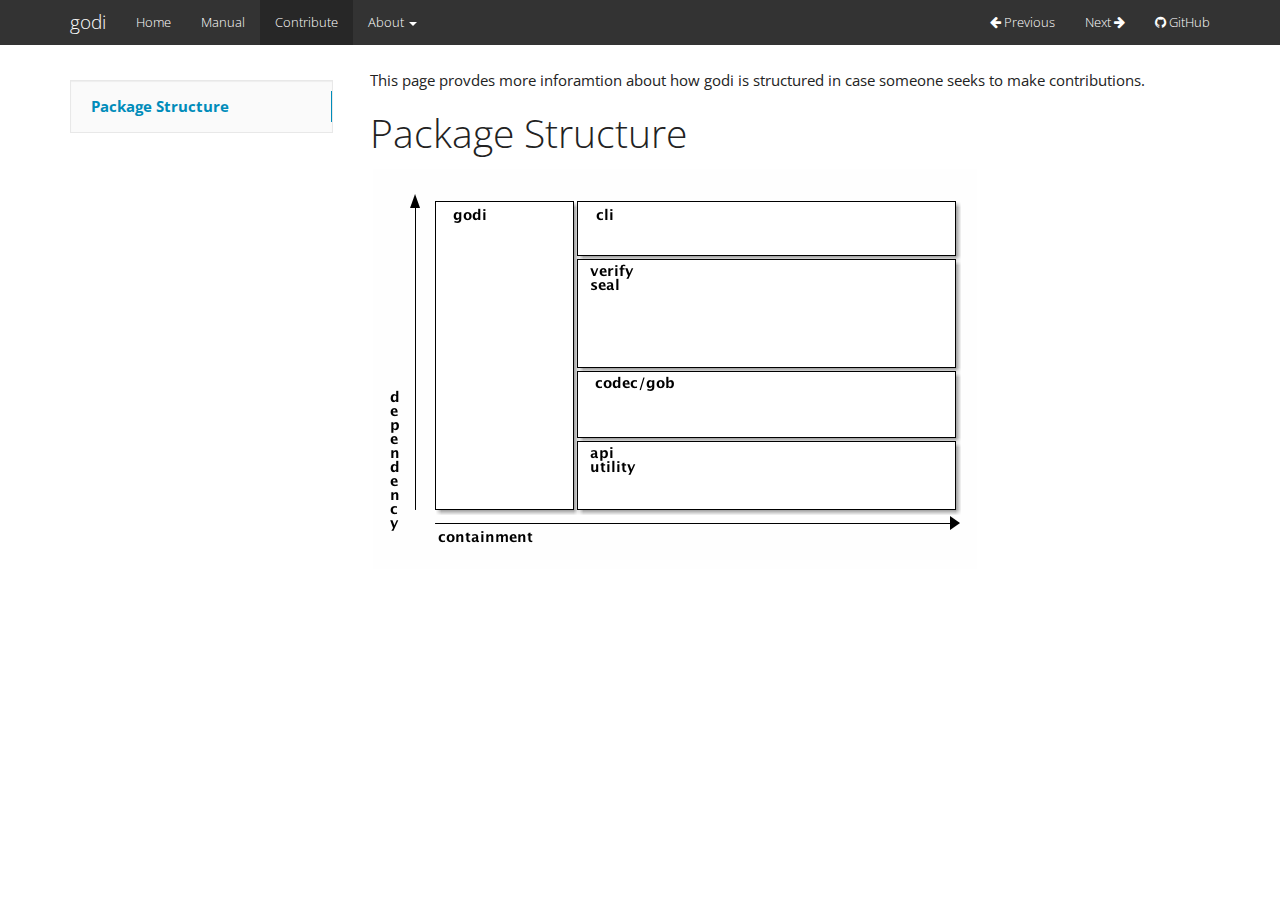
<file: contrib/index.html>
<!DOCTYPE html>
<html lang="en">
    <head>
        <meta charset="utf-8">
        <meta http-equiv="X-UA-Compatible" content="IE=edge">
        <meta name="viewport" content="width=device-width, initial-scale=1.0">
        
        
        <link rel="canonical" href="https://byron.github.io/godi/contrib/">
        <link rel="shortcut icon" href="../img/favicon.ico">

        <title>Contribute - godi</title>

        <link href="../css/bootstrap-custom.min.css" rel="stylesheet">
        <link href="../css/font-awesome-4.0.3.css" rel="stylesheet">
        <link href="../css/prettify-1.0.css" rel="stylesheet">
        <link href="../css/base.css" rel="stylesheet">

        <!-- HTML5 shim and Respond.js IE8 support of HTML5 elements and media queries -->
        <!--[if lt IE 9]>
            <script src="https://oss.maxcdn.com/libs/html5shiv/3.7.0/html5shiv.js"></script>
            <script src="https://oss.maxcdn.com/libs/respond.js/1.3.0/respond.min.js"></script>
        <![endif]-->

        
    </head>

    <body>

        <div class="navbar navbar-default navbar-fixed-top" role="navigation">
    <div class="container">

        <!-- Collapsed navigation -->
        <div class="navbar-header">
            <!-- Expander button -->
            <button type="button" class="navbar-toggle" data-toggle="collapse" data-target=".navbar-collapse">
                <span class="sr-only">Toggle navigation</span>
                <span class="icon-bar"></span>
                <span class="icon-bar"></span>
                <span class="icon-bar"></span>
            </button>

            <!-- Main title -->
            <a class="navbar-brand" href="..">godi</a>
        </div>

        <!-- Expanded navigation -->
        <div class="navbar-collapse collapse">
            <!-- Main navigation -->
            <ul class="nav navbar-nav">
            
            
                <li >
                    <a href="..">Home</a>
                </li>
            
            
            
                <li >
                    <a href="../godi/">Manual</a>
                </li>
            
            
            
                <li class="active">
                    <a href="./">Contribute</a>
                </li>
            
            
            
                <li class="dropdown">
                    <a href="#" class="dropdown-toggle" data-toggle="dropdown">About <b class="caret"></b></a>
                    <ul class="dropdown-menu">
                    
                        <li >
                            <a href="../license/">License</a>
                        </li>
                    
                    </ul>
                </li>
            
            
            </ul>

            <!-- Search, Navigation and Repo links -->
            <ul class="nav navbar-nav navbar-right">
                
                <li >
                    <a rel="next" href="../godi/">
                        <i class="fa fa-arrow-left"></i> Previous
                    </a>
                </li>
                <li >
                    <a rel="prev" href="../license/">
                        Next <i class="fa fa-arrow-right"></i>
                    </a>
                </li>
                
                <li>
                    <a href="https://github.com/Byron/godi">
                        
                            <i class="fa fa-github"></i>
                        
                        GitHub
                    </a>
                </li>
                
            </ul>
        </div>
    </div>
</div>

        <div class="container">
            <div class="col-md-3"><div class="bs-sidebar hidden-print affix well" role="complementary">
    <ul class="nav bs-sidenav">
    
        <li class="main active"><a href="#package-structure">Package Structure</a></li>
        
    
    </ul>
</div></div>
            <div class="col-md-9" role="main">

<p>This page provdes more inforamtion about how godi is structured in case someone seeks to make contributions.</p>
<h1 id="package-structure">Package Structure</h1>
<p><img alt="architecture" src="../img/packages.dia.txt.png" /></p>
</div>
        </div>

        

        <script src="https://code.jquery.com/jquery-1.10.2.min.js"></script>
        <script src="../js/bootstrap-3.0.3.min.js"></script>
        <script src="../js/prettify-1.0.min.js"></script>
        <script src="../js/base.js"></script>
    </body>
</html>
</file>
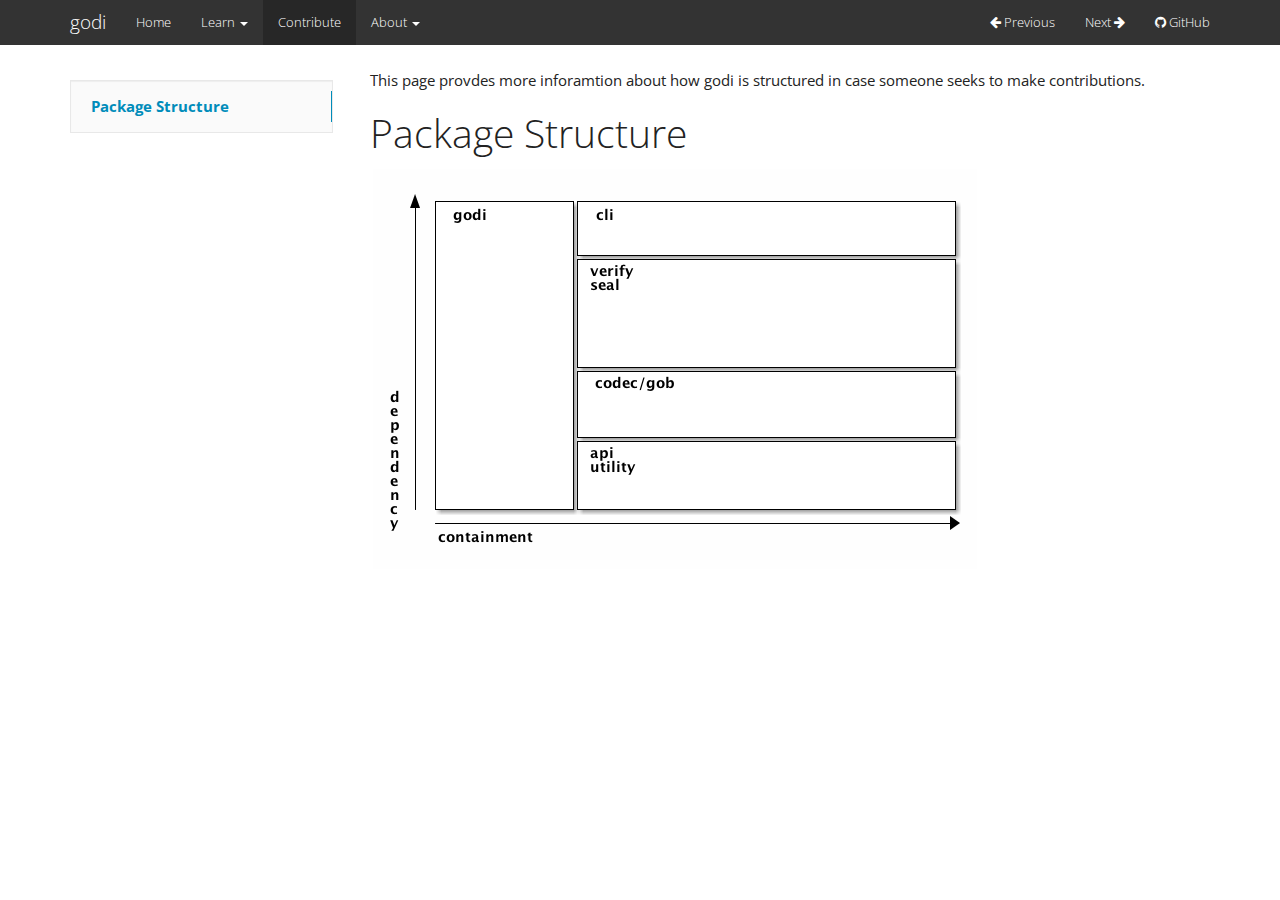
<file: contribute/index.html>
<!DOCTYPE html>
<html lang="en">
    <head>
        <meta charset="utf-8">
        <meta http-equiv="X-UA-Compatible" content="IE=edge">
        <meta name="viewport" content="width=device-width, initial-scale=1.0">
        
        
        <link rel="canonical" href="https://byron.github.io/godi/contribute/">
        <link rel="shortcut icon" href="../img/favicon.ico">

        <title>Contribute - godi</title>

        <link href="../css/bootstrap-custom.min.css" rel="stylesheet">
        <link href="../css/font-awesome-4.0.3.css" rel="stylesheet">
        <link href="../css/prettify-1.0.css" rel="stylesheet">
        <link href="../css/base.css" rel="stylesheet">

        <!-- HTML5 shim and Respond.js IE8 support of HTML5 elements and media queries -->
        <!--[if lt IE 9]>
            <script src="https://oss.maxcdn.com/libs/html5shiv/3.7.0/html5shiv.js"></script>
            <script src="https://oss.maxcdn.com/libs/respond.js/1.3.0/respond.min.js"></script>
        <![endif]-->

        
    </head>

    <body>

        <div class="navbar navbar-default navbar-fixed-top" role="navigation">
    <div class="container">

        <!-- Collapsed navigation -->
        <div class="navbar-header">
            <!-- Expander button -->
            <button type="button" class="navbar-toggle" data-toggle="collapse" data-target=".navbar-collapse">
                <span class="sr-only">Toggle navigation</span>
                <span class="icon-bar"></span>
                <span class="icon-bar"></span>
                <span class="icon-bar"></span>
            </button>

            <!-- Main title -->
            <a class="navbar-brand" href="..">godi</a>
        </div>

        <!-- Expanded navigation -->
        <div class="navbar-collapse collapse">
            <!-- Main navigation -->
            <ul class="nav navbar-nav">
            
            
                <li >
                    <a href="..">Home</a>
                </li>
            
            
            
                <li class="dropdown">
                    <a href="#" class="dropdown-toggle" data-toggle="dropdown">Learn <b class="caret"></b></a>
                    <ul class="dropdown-menu">
                    
                        <li >
                            <a href="../usage/">How to Use Godi</a>
                        </li>
                    
                        <li >
                            <a href="../details/">About Details</a>
                        </li>
                    
                        <li >
                            <a href="../proprietary/">About Others</a>
                        </li>
                    
                    </ul>
                </li>
            
            
            
                <li class="active">
                    <a href="./">Contribute</a>
                </li>
            
            
            
                <li class="dropdown">
                    <a href="#" class="dropdown-toggle" data-toggle="dropdown">About <b class="caret"></b></a>
                    <ul class="dropdown-menu">
                    
                        <li >
                            <a href="../license/">License</a>
                        </li>
                    
                    </ul>
                </li>
            
            
            </ul>

            <!-- Search, Navigation and Repo links -->
            <ul class="nav navbar-nav navbar-right">
                
                <li >
                    <a rel="next" href="../proprietary/">
                        <i class="fa fa-arrow-left"></i> Previous
                    </a>
                </li>
                <li >
                    <a rel="prev" href="../license/">
                        Next <i class="fa fa-arrow-right"></i>
                    </a>
                </li>
                
                <li>
                    <a href="https://github.com/Byron/godi">
                        
                            <i class="fa fa-github"></i>
                        
                        GitHub
                    </a>
                </li>
                
            </ul>
        </div>
    </div>
</div>

        <div class="container">
            <div class="col-md-3"><div class="bs-sidebar hidden-print affix well" role="complementary">
    <ul class="nav bs-sidenav">
    
        <li class="main active"><a href="#package-structure">Package Structure</a></li>
        
    
    </ul>
</div></div>
            <div class="col-md-9" role="main">

<p>This page provdes more inforamtion about how godi is structured in case someone seeks to make contributions.</p>
<h1 id="package-structure">Package Structure</h1>
<p><img alt="architecture" src="../img/packages.dia.txt.png" /></p>
</div>
        </div>

        

        <script src="https://code.jquery.com/jquery-1.10.2.min.js"></script>
        <script src="../js/bootstrap-3.0.3.min.js"></script>
        <script src="../js/prettify-1.0.min.js"></script>
        <script src="../js/base.js"></script>
    </body>
</html>
</file>
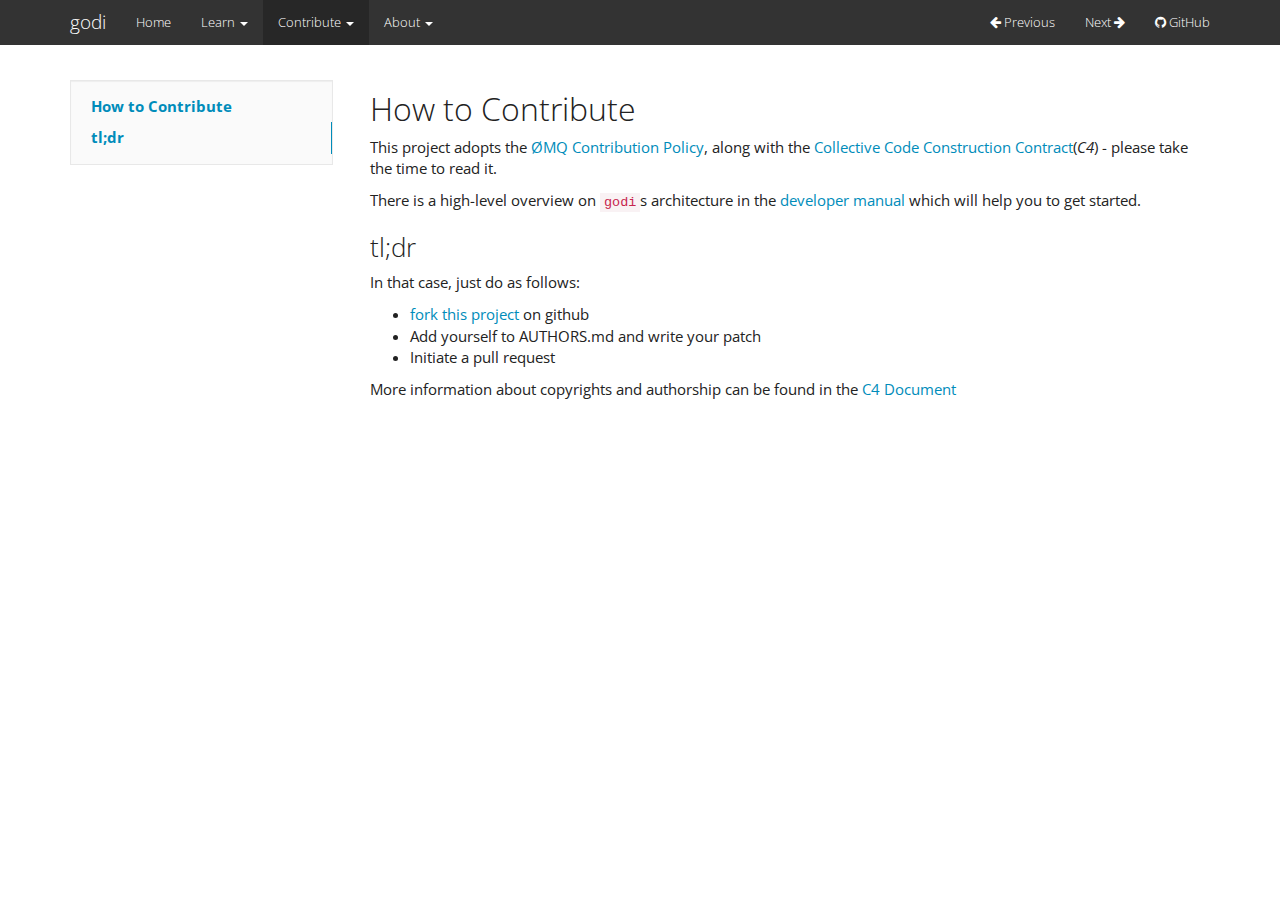
<file: contributing/index.html>
<!DOCTYPE html>
<html lang="en">
    <head>
        <meta charset="utf-8">
        <meta http-equiv="X-UA-Compatible" content="IE=edge">
        <meta name="viewport" content="width=device-width, initial-scale=1.0">
        
        
        <link rel="canonical" href="https://byron.github.io/godi/contributing/">
        <link rel="shortcut icon" href="../img/favicon.ico">

        <title>How to Contribute - godi</title>

        <link href="../css/bootstrap-custom.min.css" rel="stylesheet">
        <link href="../css/font-awesome-4.0.3.css" rel="stylesheet">
        <link href="../css/prettify-1.0.css" rel="stylesheet">
        <link href="../css/base.css" rel="stylesheet">

        <!-- HTML5 shim and Respond.js IE8 support of HTML5 elements and media queries -->
        <!--[if lt IE 9]>
            <script src="https://oss.maxcdn.com/libs/html5shiv/3.7.0/html5shiv.js"></script>
            <script src="https://oss.maxcdn.com/libs/respond.js/1.3.0/respond.min.js"></script>
        <![endif]-->

        
    </head>

    <body>

        <div class="navbar navbar-default navbar-fixed-top" role="navigation">
    <div class="container">

        <!-- Collapsed navigation -->
        <div class="navbar-header">
            <!-- Expander button -->
            <button type="button" class="navbar-toggle" data-toggle="collapse" data-target=".navbar-collapse">
                <span class="sr-only">Toggle navigation</span>
                <span class="icon-bar"></span>
                <span class="icon-bar"></span>
                <span class="icon-bar"></span>
            </button>

            <!-- Main title -->
            <a class="navbar-brand" href="..">godi</a>
        </div>

        <!-- Expanded navigation -->
        <div class="navbar-collapse collapse">
            <!-- Main navigation -->
            <ul class="nav navbar-nav">
            
            
                <li >
                    <a href="..">Home</a>
                </li>
            
            
            
                <li class="dropdown">
                    <a href="#" class="dropdown-toggle" data-toggle="dropdown">Learn <b class="caret"></b></a>
                    <ul class="dropdown-menu">
                    
                        <li >
                            <a href="../usage/">How to Use Godi</a>
                        </li>
                    
                        <li >
                            <a href="../details/">About Details</a>
                        </li>
                    
                        <li >
                            <a href="../proprietary/">About Others</a>
                        </li>
                    
                    </ul>
                </li>
            
            
            
                <li class="dropdown active">
                    <a href="#" class="dropdown-toggle" data-toggle="dropdown">Contribute <b class="caret"></b></a>
                    <ul class="dropdown-menu">
                    
                        <li class="active">
                            <a href="./">How to Contribute</a>
                        </li>
                    
                        <li >
                            <a href="../development/">From within the Machine</a>
                        </li>
                    
                    </ul>
                </li>
            
            
            
                <li class="dropdown">
                    <a href="#" class="dropdown-toggle" data-toggle="dropdown">About <b class="caret"></b></a>
                    <ul class="dropdown-menu">
                    
                        <li >
                            <a href="../license/">License</a>
                        </li>
                    
                    </ul>
                </li>
            
            
            </ul>

            <!-- Search, Navigation and Repo links -->
            <ul class="nav navbar-nav navbar-right">
                
                <li >
                    <a rel="next" href="../proprietary/">
                        <i class="fa fa-arrow-left"></i> Previous
                    </a>
                </li>
                <li >
                    <a rel="prev" href="../development/">
                        Next <i class="fa fa-arrow-right"></i>
                    </a>
                </li>
                
                <li>
                    <a href="https://github.com/Byron/godi">
                        
                            <i class="fa fa-github"></i>
                        
                        GitHub
                    </a>
                </li>
                
            </ul>
        </div>
    </div>
</div>

        <div class="container">
            <div class="col-md-3"><div class="bs-sidebar hidden-print affix well" role="complementary">
    <ul class="nav bs-sidenav">
    
        <li class="main active"><a href="#how-to-contribute">How to Contribute</a></li>
        
            <li><a href="#tldr">tl;dr</a></li>
        
    
    </ul>
</div></div>
            <div class="col-md-9" role="main">

<h2 id="how-to-contribute">How to Contribute</h2>
<p>This project adopts the <a href="http://zeromq.org/docs:contributing">ØMQ Contribution Policy</a>, along with the <a href="http://rfc.zeromq.org/spec:22">Collective Code Construction Contract</a>(<em>C4</em>) - please take the time to read it.</p>
<p>There is a high-level overview on <code>godi</code>s architecture in the <a href="http://byron.github.io/godi/development">developer manual</a> which will help you to get started.</p>
<h3 id="tldr">tl;dr</h3>
<p>In that case, just do as follows:</p>
<ul>
<li><a href="https://github.com/Byron/godi/fork">fork this project</a> on github</li>
<li>Add yourself to AUTHORS.md and write your patch</li>
<li>Initiate a pull request</li>
</ul>
<p>More information about copyrights and authorship can be found in the <a href="[Collective%20Code%20Construction%20Contract](http://rfc.zeromq.org/spec:22)">C4 Document</a></p>
</div>
        </div>

        

        <script src="https://code.jquery.com/jquery-1.10.2.min.js"></script>
        <script src="../js/bootstrap-3.0.3.min.js"></script>
        <script src="../js/prettify-1.0.min.js"></script>
        <script src="../js/base.js"></script>
    </body>
</html>
</file>
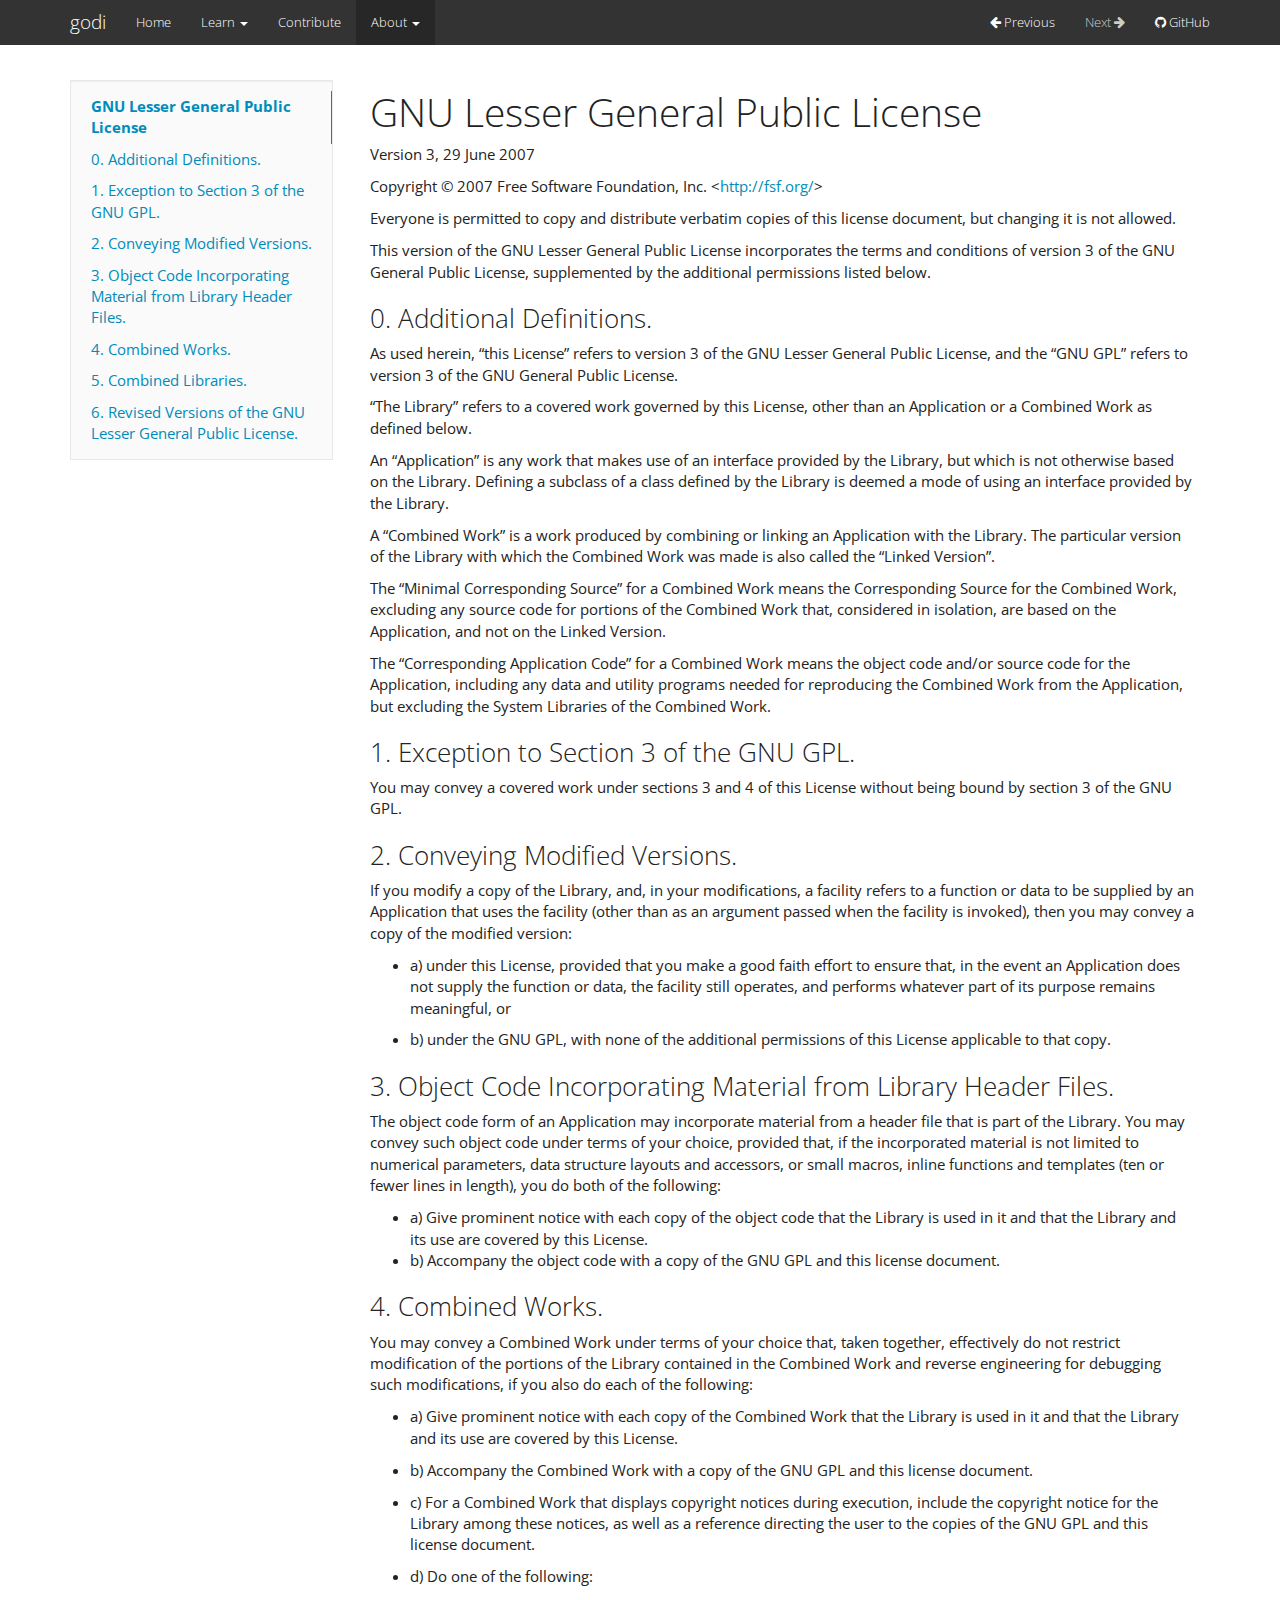
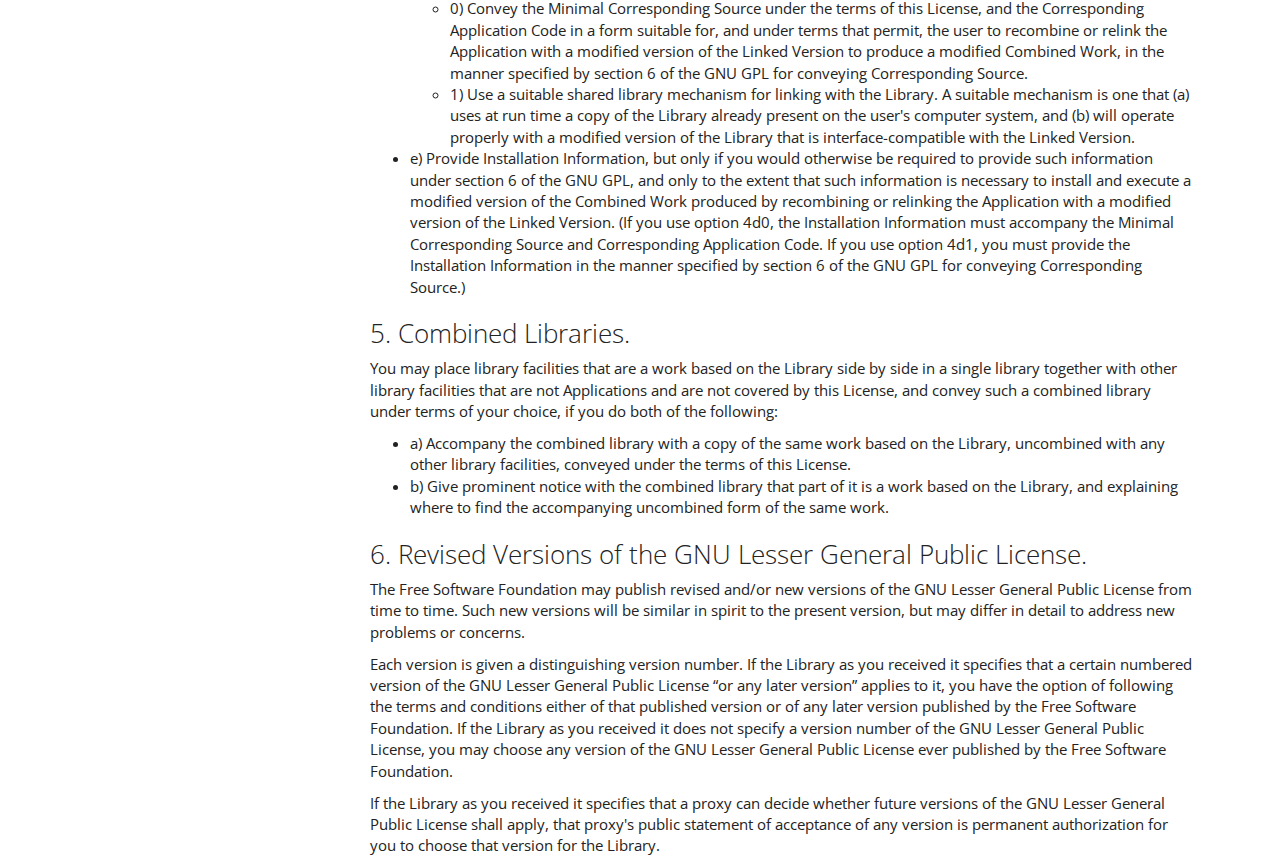
<file: license/index.html>
<!DOCTYPE html>
<html lang="en">
    <head>
        <meta charset="utf-8">
        <meta http-equiv="X-UA-Compatible" content="IE=edge">
        <meta name="viewport" content="width=device-width, initial-scale=1.0">
        
        
        <link rel="canonical" href="https://byron.github.io/godi/license/">
        <link rel="shortcut icon" href="../img/favicon.ico">

        <title>License - godi</title>

        <link href="../css/bootstrap-custom.min.css" rel="stylesheet">
        <link href="../css/font-awesome-4.0.3.css" rel="stylesheet">
        <link href="../css/prettify-1.0.css" rel="stylesheet">
        <link href="../css/base.css" rel="stylesheet">

        <!-- HTML5 shim and Respond.js IE8 support of HTML5 elements and media queries -->
        <!--[if lt IE 9]>
            <script src="https://oss.maxcdn.com/libs/html5shiv/3.7.0/html5shiv.js"></script>
            <script src="https://oss.maxcdn.com/libs/respond.js/1.3.0/respond.min.js"></script>
        <![endif]-->

        
    </head>

    <body>

        <div class="navbar navbar-default navbar-fixed-top" role="navigation">
    <div class="container">

        <!-- Collapsed navigation -->
        <div class="navbar-header">
            <!-- Expander button -->
            <button type="button" class="navbar-toggle" data-toggle="collapse" data-target=".navbar-collapse">
                <span class="sr-only">Toggle navigation</span>
                <span class="icon-bar"></span>
                <span class="icon-bar"></span>
                <span class="icon-bar"></span>
            </button>

            <!-- Main title -->
            <a class="navbar-brand" href="..">godi</a>
        </div>

        <!-- Expanded navigation -->
        <div class="navbar-collapse collapse">
            <!-- Main navigation -->
            <ul class="nav navbar-nav">
            
            
                <li >
                    <a href="..">Home</a>
                </li>
            
            
            
                <li class="dropdown">
                    <a href="#" class="dropdown-toggle" data-toggle="dropdown">Learn <b class="caret"></b></a>
                    <ul class="dropdown-menu">
                    
                        <li >
                            <a href="../usage/">How to Use Godi</a>
                        </li>
                    
                        <li >
                            <a href="../details/">About Details</a>
                        </li>
                    
                        <li >
                            <a href="../proprietary/">About Others</a>
                        </li>
                    
                    </ul>
                </li>
            
            
            
                <li >
                    <a href="../contribute/">Contribute</a>
                </li>
            
            
            
                <li class="dropdown active">
                    <a href="#" class="dropdown-toggle" data-toggle="dropdown">About <b class="caret"></b></a>
                    <ul class="dropdown-menu">
                    
                        <li class="active">
                            <a href="./">License</a>
                        </li>
                    
                    </ul>
                </li>
            
            
            </ul>

            <!-- Search, Navigation and Repo links -->
            <ul class="nav navbar-nav navbar-right">
                
                <li >
                    <a rel="next" href="../contribute/">
                        <i class="fa fa-arrow-left"></i> Previous
                    </a>
                </li>
                <li class="disabled">
                    <a rel="prev" >
                        Next <i class="fa fa-arrow-right"></i>
                    </a>
                </li>
                
                <li>
                    <a href="https://github.com/Byron/godi">
                        
                            <i class="fa fa-github"></i>
                        
                        GitHub
                    </a>
                </li>
                
            </ul>
        </div>
    </div>
</div>

        <div class="container">
            <div class="col-md-3"><div class="bs-sidebar hidden-print affix well" role="complementary">
    <ul class="nav bs-sidenav">
    
        <li class="main active"><a href="#gnu-lesser-general-public-license">GNU Lesser General Public License</a></li>
        
            <li><a href="#0-additional-definitions">0. Additional Definitions.</a></li>
        
            <li><a href="#1-exception-to-section-3-of-the-gnu-gpl">1. Exception to Section 3 of the GNU GPL.</a></li>
        
            <li><a href="#2-conveying-modified-versions">2. Conveying Modified Versions.</a></li>
        
            <li><a href="#3-object-code-incorporating-material-from-library-header-files">3. Object Code Incorporating Material from Library Header Files.</a></li>
        
            <li><a href="#4-combined-works">4. Combined Works.</a></li>
        
            <li><a href="#5-combined-libraries">5. Combined Libraries.</a></li>
        
            <li><a href="#6-revised-versions-of-the-gnu-lesser-general-public-license">6. Revised Versions of the GNU Lesser General Public License.</a></li>
        
    
    </ul>
</div></div>
            <div class="col-md-9" role="main">

<h1 id="gnu-lesser-general-public-license">GNU Lesser General Public License</h1>
<p>Version 3, 29 June 2007</p>
<p>Copyright &copy; 2007 Free Software Foundation, Inc. &lt;<a href="http://fsf.org/">http://fsf.org/</a>&gt;</p>
<p>Everyone is permitted to copy and distribute verbatim copies
of this license document, but changing it is not allowed.</p>
<p>This version of the GNU Lesser General Public License incorporates
the terms and conditions of version 3 of the GNU General Public
License, supplemented by the additional permissions listed below.</p>
<h3 id="0-additional-definitions">0. Additional Definitions.</h3>
<p>As used herein, &ldquo;this License&rdquo; refers to version 3 of the GNU Lesser
General Public License, and the &ldquo;GNU GPL&rdquo; refers to version 3 of the GNU
General Public License.</p>
<p>&ldquo;The Library&rdquo; refers to a covered work governed by this License,
other than an Application or a Combined Work as defined below.</p>
<p>An &ldquo;Application&rdquo; is any work that makes use of an interface provided
by the Library, but which is not otherwise based on the Library.
Defining a subclass of a class defined by the Library is deemed a mode
of using an interface provided by the Library.</p>
<p>A &ldquo;Combined Work&rdquo; is a work produced by combining or linking an
Application with the Library.  The particular version of the Library
with which the Combined Work was made is also called the &ldquo;Linked
Version&rdquo;.</p>
<p>The &ldquo;Minimal Corresponding Source&rdquo; for a Combined Work means the
Corresponding Source for the Combined Work, excluding any source code
for portions of the Combined Work that, considered in isolation, are
based on the Application, and not on the Linked Version.</p>
<p>The &ldquo;Corresponding Application Code&rdquo; for a Combined Work means the
object code and/or source code for the Application, including any data
and utility programs needed for reproducing the Combined Work from the
Application, but excluding the System Libraries of the Combined Work.</p>
<h3 id="1-exception-to-section-3-of-the-gnu-gpl">1. Exception to Section 3 of the GNU GPL.</h3>
<p>You may convey a covered work under sections 3 and 4 of this License
without being bound by section 3 of the GNU GPL.</p>
<h3 id="2-conveying-modified-versions">2. Conveying Modified Versions.</h3>
<p>If you modify a copy of the Library, and, in your modifications, a
facility refers to a function or data to be supplied by an Application
that uses the facility (other than as an argument passed when the
facility is invoked), then you may convey a copy of the modified
version:</p>
<ul>
<li>
<p>a) under this License, provided that you make a good faith effort to
ensure that, in the event an Application does not supply the
function or data, the facility still operates, and performs
whatever part of its purpose remains meaningful, or</p>
</li>
<li>
<p>b) under the GNU GPL, with none of the additional permissions of
this License applicable to that copy.</p>
</li>
</ul>
<h3 id="3-object-code-incorporating-material-from-library-header-files">3. Object Code Incorporating Material from Library Header Files.</h3>
<p>The object code form of an Application may incorporate material from
a header file that is part of the Library.  You may convey such object
code under terms of your choice, provided that, if the incorporated
material is not limited to numerical parameters, data structure
layouts and accessors, or small macros, inline functions and templates
(ten or fewer lines in length), you do both of the following:</p>
<ul>
<li>a) Give prominent notice with each copy of the object code that the
Library is used in it and that the Library and its use are
covered by this License.</li>
<li>b) Accompany the object code with a copy of the GNU GPL and this license
document.</li>
</ul>
<h3 id="4-combined-works">4. Combined Works.</h3>
<p>You may convey a Combined Work under terms of your choice that,
taken together, effectively do not restrict modification of the
portions of the Library contained in the Combined Work and reverse
engineering for debugging such modifications, if you also do each of
the following:</p>
<ul>
<li>
<p>a) Give prominent notice with each copy of the Combined Work that
the Library is used in it and that the Library and its use are
covered by this License.</p>
</li>
<li>
<p>b) Accompany the Combined Work with a copy of the GNU GPL and this license
document.</p>
</li>
<li>
<p>c) For a Combined Work that displays copyright notices during
execution, include the copyright notice for the Library among
these notices, as well as a reference directing the user to the
copies of the GNU GPL and this license document.</p>
</li>
<li>
<p>d) Do one of the following:</p>
<ul>
<li>0) Convey the Minimal Corresponding Source under the terms of this
License, and the Corresponding Application Code in a form
suitable for, and under terms that permit, the user to
recombine or relink the Application with a modified version of
the Linked Version to produce a modified Combined Work, in the
manner specified by section 6 of the GNU GPL for conveying
Corresponding Source.</li>
<li>1) Use a suitable shared library mechanism for linking with the
Library.  A suitable mechanism is one that (a) uses at run time
a copy of the Library already present on the user's computer
system, and (b) will operate properly with a modified version
of the Library that is interface-compatible with the Linked
Version.</li>
</ul>
</li>
<li>
<p>e) Provide Installation Information, but only if you would otherwise
be required to provide such information under section 6 of the
GNU GPL, and only to the extent that such information is
necessary to install and execute a modified version of the
Combined Work produced by recombining or relinking the
Application with a modified version of the Linked Version. (If
you use option 4d0, the Installation Information must accompany
the Minimal Corresponding Source and Corresponding Application
Code. If you use option 4d1, you must provide the Installation
Information in the manner specified by section 6 of the GNU GPL
for conveying Corresponding Source.)</p>
</li>
</ul>
<h3 id="5-combined-libraries">5. Combined Libraries.</h3>
<p>You may place library facilities that are a work based on the
Library side by side in a single library together with other library
facilities that are not Applications and are not covered by this
License, and convey such a combined library under terms of your
choice, if you do both of the following:</p>
<ul>
<li>a) Accompany the combined library with a copy of the same work based
on the Library, uncombined with any other library facilities,
conveyed under the terms of this License.</li>
<li>b) Give prominent notice with the combined library that part of it
is a work based on the Library, and explaining where to find the
accompanying uncombined form of the same work.</li>
</ul>
<h3 id="6-revised-versions-of-the-gnu-lesser-general-public-license">6. Revised Versions of the GNU Lesser General Public License.</h3>
<p>The Free Software Foundation may publish revised and/or new versions
of the GNU Lesser General Public License from time to time. Such new
versions will be similar in spirit to the present version, but may
differ in detail to address new problems or concerns.</p>
<p>Each version is given a distinguishing version number. If the
Library as you received it specifies that a certain numbered version
of the GNU Lesser General Public License &ldquo;or any later version&rdquo;
applies to it, you have the option of following the terms and
conditions either of that published version or of any later version
published by the Free Software Foundation. If the Library as you
received it does not specify a version number of the GNU Lesser
General Public License, you may choose any version of the GNU Lesser
General Public License ever published by the Free Software Foundation.</p>
<p>If the Library as you received it specifies that a proxy can decide
whether future versions of the GNU Lesser General Public License shall
apply, that proxy's public statement of acceptance of any version is
permanent authorization for you to choose that version for the
Library.</p>
</div>
        </div>

        

        <script src="https://code.jquery.com/jquery-1.10.2.min.js"></script>
        <script src="../js/bootstrap-3.0.3.min.js"></script>
        <script src="../js/prettify-1.0.min.js"></script>
        <script src="../js/base.js"></script>
    </body>
</html>
</file>
<file: css/prettify-1.0.css>
.com { color: #93a1a1; }
.lit { color: #195f91; }
.pun, .opn, .clo { color: #93a1a1; }
.fun { color: #dc322f; }
.str, .atv { color: #D14; }
.kwd, .prettyprint .tag { color: #1e347b; }
.typ, .atn, .dec, .var { color: teal; }
.pln { color: #48484c; }

.prettyprint {
    padding: 8px;
}
.prettyprint.linenums {
  -webkit-box-shadow: inset 40px 0 0 #fbfbfc, inset 41px 0 0 #ececf0;
     -moz-box-shadow: inset 40px 0 0 #fbfbfc, inset 41px 0 0 #ececf0;
          box-shadow: inset 40px 0 0 #fbfbfc, inset 41px 0 0 #ececf0;
}

/* Specify class=linenums on a pre to get line numbering */
ol.linenums {
  margin: 0 0 0 33px; /* IE indents via margin-left */
}
ol.linenums li {
  padding-left: 12px;
  color: #bebec5;
  line-height: 20px;
  text-shadow: 0 1px 0 #fff;
}
</file>
<file: css/base.css>
body {
    padding-top: 70px;
}

ul.nav li.main {
    font-weight: bold;
}

div.col-md-3 {
    padding-left: 0;
}

div.source-links {
    float: right;
}

/*
 * Side navigation
 *
 * Scrollspy and affixed enhanced navigation to highlight sections and secondary
 * sections of docs content.
 */

/* By default it's not affixed in mobile views, so undo that */
.bs-sidebar.affix {
    position: static;
}

.bs-sidebar.well {
    padding: 0;
}

/* First level of nav */
.bs-sidenav {
    margin-top: 30px;
    margin-bottom: 30px;
    padding-top:    10px;
    padding-bottom: 10px;
    border-radius: 5px;
}

/* All levels of nav */
.bs-sidebar .nav > li > a {
    display: block;
    padding: 5px 20px;
}
.bs-sidebar .nav > li > a:hover,
.bs-sidebar .nav > li > a:focus {
    text-decoration: none;
    border-right: 1px solid;
}
.bs-sidebar .nav > .active > a,
.bs-sidebar .nav > .active:hover > a,
.bs-sidebar .nav > .active:focus > a {
    font-weight: bold;
    background-color: transparent;
    border-right: 1px solid;
}

/* Nav: second level (shown on .active) */
.bs-sidebar .nav .nav {
    display: none; /* Hide by default, but at >768px, show it */
    margin-bottom: 8px;
}
.bs-sidebar .nav .nav > li > a {
    padding-top:    3px;
    padding-bottom: 3px;
    padding-left: 30px;
    font-size: 90%;
}

/* Show and affix the side nav when space allows it */
@media (min-width: 992px) {
    .bs-sidebar .nav > .active > ul {
        display: block;
    }
    /* Widen the fixed sidebar */
    .bs-sidebar.affix,
    .bs-sidebar.affix-bottom {
        width: 213px;
    }
    .bs-sidebar.affix {
        position: fixed; /* Undo the static from mobile first approach */
        top: 80px;
    }
    .bs-sidebar.affix-bottom {
        position: absolute; /* Undo the static from mobile first approach */
    }
    .bs-sidebar.affix-bottom .bs-sidenav,
    .bs-sidebar.affix .bs-sidenav {
        margin-top: 0;
        margin-bottom: 0;
    }
}
@media (min-width: 1200px) {
    /* Widen the fixed sidebar again */
    .bs-sidebar.affix-bottom,
    .bs-sidebar.affix {
        width: 263px;
    }
}
</file>
